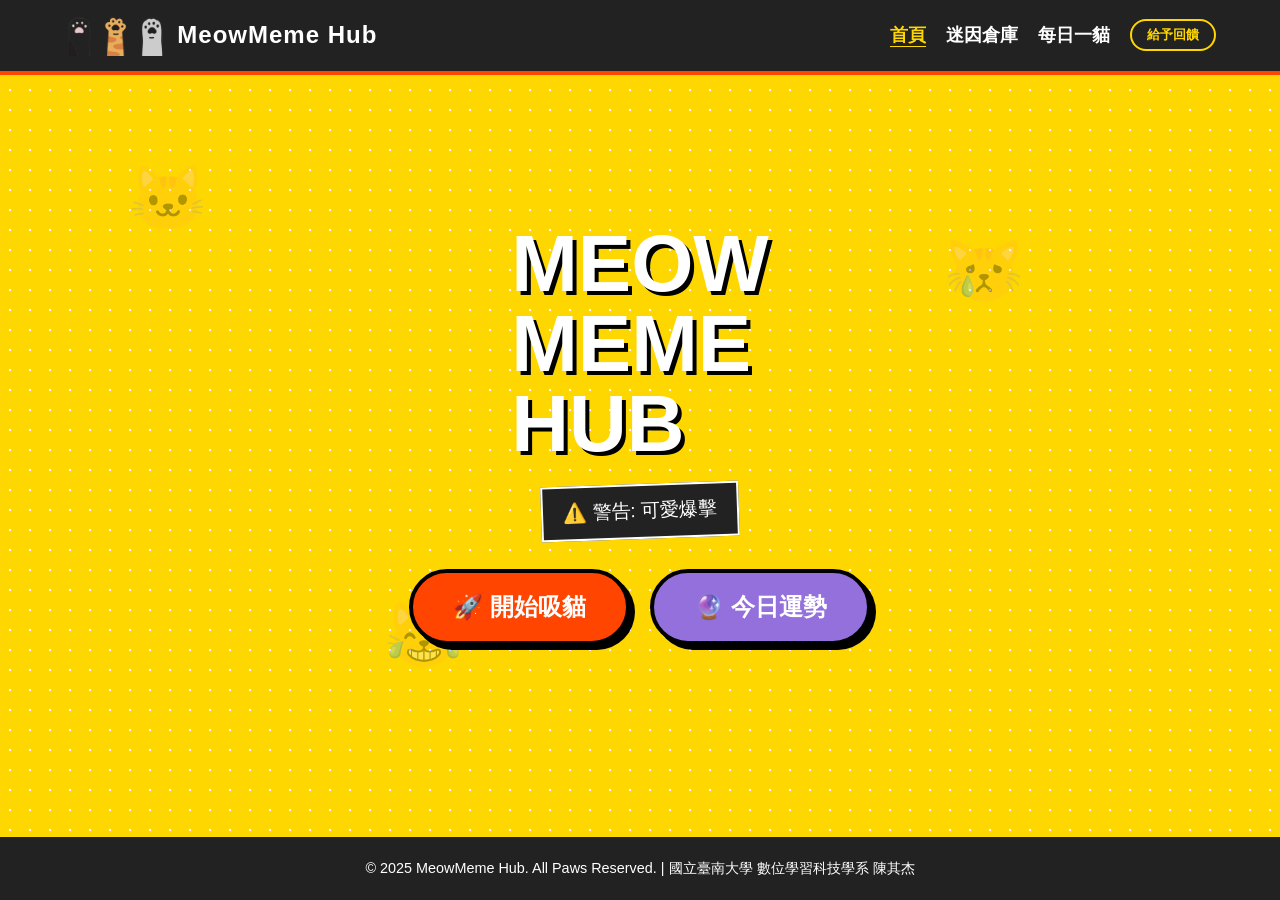
<file: index.html>
<!DOCTYPE html>
<html lang="zh-TW">

<head>
    <meta charset="UTF-8">
    <meta name="viewport" content="width=device-width, initial-scale=1.0">
    <title>MeowMeme Hub</title>
    <link rel="stylesheet" href="style.css?v=20261015-01">
</head>

<body>
    <nav role="navigation">
        <a href="index.html" class="logo">
            <img src="images/logo.png?v=20261004-1506" alt="Logo"> MeowMeme Hub
        </a>
        <div class="nav-links">
            <a href="index.html" class="nav-item active">首頁</a>
            <a href="gallery.html" class="nav-item">迷因倉庫</a>
            <a href="daily.html" class="nav-item">每日一貓</a>
            <button class="nav-feedback-btn" onclick="ModalManager.open('myModal')">給予回饋</button>
        </div>
    </nav>

    <main class="hero">
        <div class="bg-cat c1">🐱</div>
        <div class="bg-cat c2">😿</div>
        <div class="bg-cat c3">😹</div>

        <h1 class="neon-text">Meow<br>Meme<br>Hub</h1>
        <p class="tagline">⚠️ 警告: 可愛爆擊</p>

        <div style="display:flex; gap:20px; flex-wrap:wrap; justify-content:center;">
            <a href="gallery.html" class="btn-main">🚀 開始吸貓</a>
            <a href="daily.html" class="btn-main" style="background: #9370DB;">🔮 今日運勢</a>
        </div>
    </main>

    <footer>© 2025 MeowMeme Hub. All Paws Reserved. | 國立臺南大學 數位學習科技學系 陳其杰</footer>

    <div id="myModal" class="modal">
        <div class="modal-content">
            <button class="close-btn" onclick="ModalManager.close('myModal')">&times;</button>
            <h2>😼 網站回饋</h2>
            <form onsubmit="submitFeedback(event)">
                <textarea id="feedback-textarea" placeholder="在這裡輸入你的建議..." rows="4"
                    style="width: 100%; margin: 10px 0; padding: 5px;"></textarea>
                <button type="submit" class="btn-main" style="font-size: 1rem;">送出回饋</button>
            </form>
        </div>
    </div>

    <script src="script.js?v=20261015-01"></script>
</body>

</html>
</file>
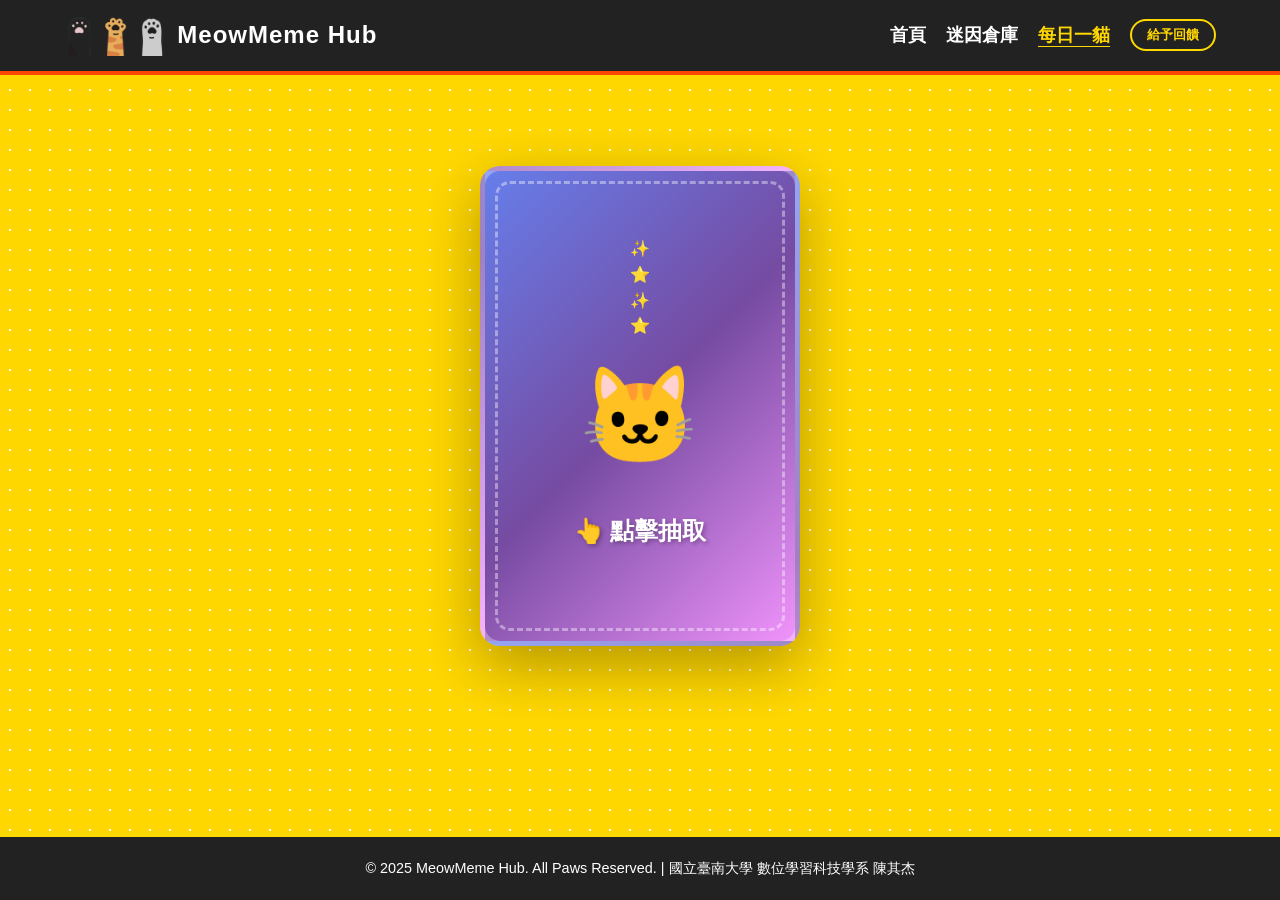
<file: daily.html>
<!DOCTYPE html>
<html lang="zh-TW">

<head>
    <meta charset="UTF-8">
    <meta name="viewport" content="width=device-width, initial-scale=1.0">
    <title>MeowMeme Hub</title>
    <link rel="stylesheet" href="style.css?v=20261015-01">
</head>

<body>
    <nav role="navigation">
        <a href="index.html" class="logo">
            <img src="images/logo.png?v=20261004-1506" alt="Logo"> MeowMeme Hub
        </a>
        <div class="nav-links">
            <a href="index.html" class="nav-item">首頁</a>
            <a href="gallery.html" class="nav-item">迷因倉庫</a>
            <a href="daily.html" class="nav-item active">每日一貓</a>
            <button class="nav-feedback-btn" onclick="ModalManager.open('myModal')">給予回饋</button>
        </div>
    </nav>

    <main class="daily-hero">
        <div class="card-stage">
            <div class="card-3d" id="daily-card" onclick="drawDailyCat()">
                <!-- Back -->
                <div class="card-side card-back">
                    <span class="sparkles">✨</span>
                    <span class="sparkles">⭐</span>
                    <span class="sparkles">✨</span>
                    <span class="sparkles">⭐</span>
                    <div class="mystery-icon">🐱</div>
                    <p class="tap-text">👆 點擊抽取</p>
                </div>
                <!-- Front -->
                <div class="card-side card-front">
                    <img id="daily-img" class="cat-image" alt="今日貓貓">
                    <div class="cat-details">
                        <h2 id="daily-name" class="cat-name">Loading...</h2>
                        <div id="daily-luck" class="luck-meter">✨ 運勢計算中...</div>
                        <p id="daily-desc" class="cat-message"></p>
                        <div class="card-footer">
                            <span id="daily-origin" class="origin-tag"></span>
                        </div>
                    </div>
                </div>
            </div>
        </div>

        <div class="action-panel" id="action-panel">
            <button class="action-btn primary" onclick="resetDailyCard()">🔄 再抽一次</button>
            <a href="gallery.html" class="action-btn secondary">📂 更多迷因</a>
            <a href="meme.html" id="meme-lab-link" class="action-btn secondary">🧪 製作梗圖</a>
        </div>
    </main>

    <footer>© 2025 MeowMeme Hub. All Paws Reserved. | 國立臺南大學 數位學習科技學系 陳其杰</footer>

    <!-- Feedback Modal -->
    <div id="myModal" class="modal">
        <div class="modal-content">
            <button class="close-btn" onclick="ModalManager.close('myModal')">&times;</button>
            <h2>😼 網站回饋</h2>
            <form onsubmit="submitFeedback(event)">
                <textarea id="feedback-textarea" placeholder="在這裡輸入你的建議..." rows="4"
                    style="width: 100%; margin: 10px 0; padding: 10px; border-radius: 8px; border: 2px solid #ddd;"></textarea>
                <button type="submit" class="btn-main" style="font-size: 1rem;">送出回饋</button>
            </form>
        </div>
    </div>

    <script src="script.js?v=20261015-01"></script>
    <script>
        // Daily Draw Page Logic
        let currentMemeId = null;

        function drawDailyCat() {
            const card = document.getElementById('daily-card');
            if (card.classList.contains('flipped')) return;

            const keys = Object.keys(memeData);
            const randomKey = keys[Math.floor(Math.random() * keys.length)];
            const data = memeData[randomKey];
            currentMemeId = randomKey;

            document.getElementById('daily-img').src = data.img;
            document.getElementById('daily-name').innerText = data.name;
            document.getElementById('daily-desc').innerText = data.desc;
            document.getElementById('daily-origin').innerText = `📍 ${data.origin} · ${data.year}`;
            document.getElementById('meme-lab-link').href = 'meme.html?meme=' + randomKey;

            const luckScore = Math.floor(Math.random() * 100) + 1;
            let luckText = '';
            if (luckScore >= 80) luckText = '🌟 超級幸運';
            else if (luckScore >= 60) luckText = '✨ 運勢不錯';
            else if (luckScore >= 40) luckText = '😺 普通日子';
            else luckText = '💪 需要加油';

            document.getElementById('daily-luck').innerText = `${luckText} ${luckScore}%`;

            card.classList.add('flipped');

            setTimeout(() => {
                document.getElementById('action-panel').classList.add('visible');
            }, 800);
        }

        function resetDailyCard() {
            const card = document.getElementById('daily-card');
            card.classList.remove('flipped');
            document.getElementById('action-panel').classList.remove('visible');
        }
    </script>
</body>

</html>
</file>
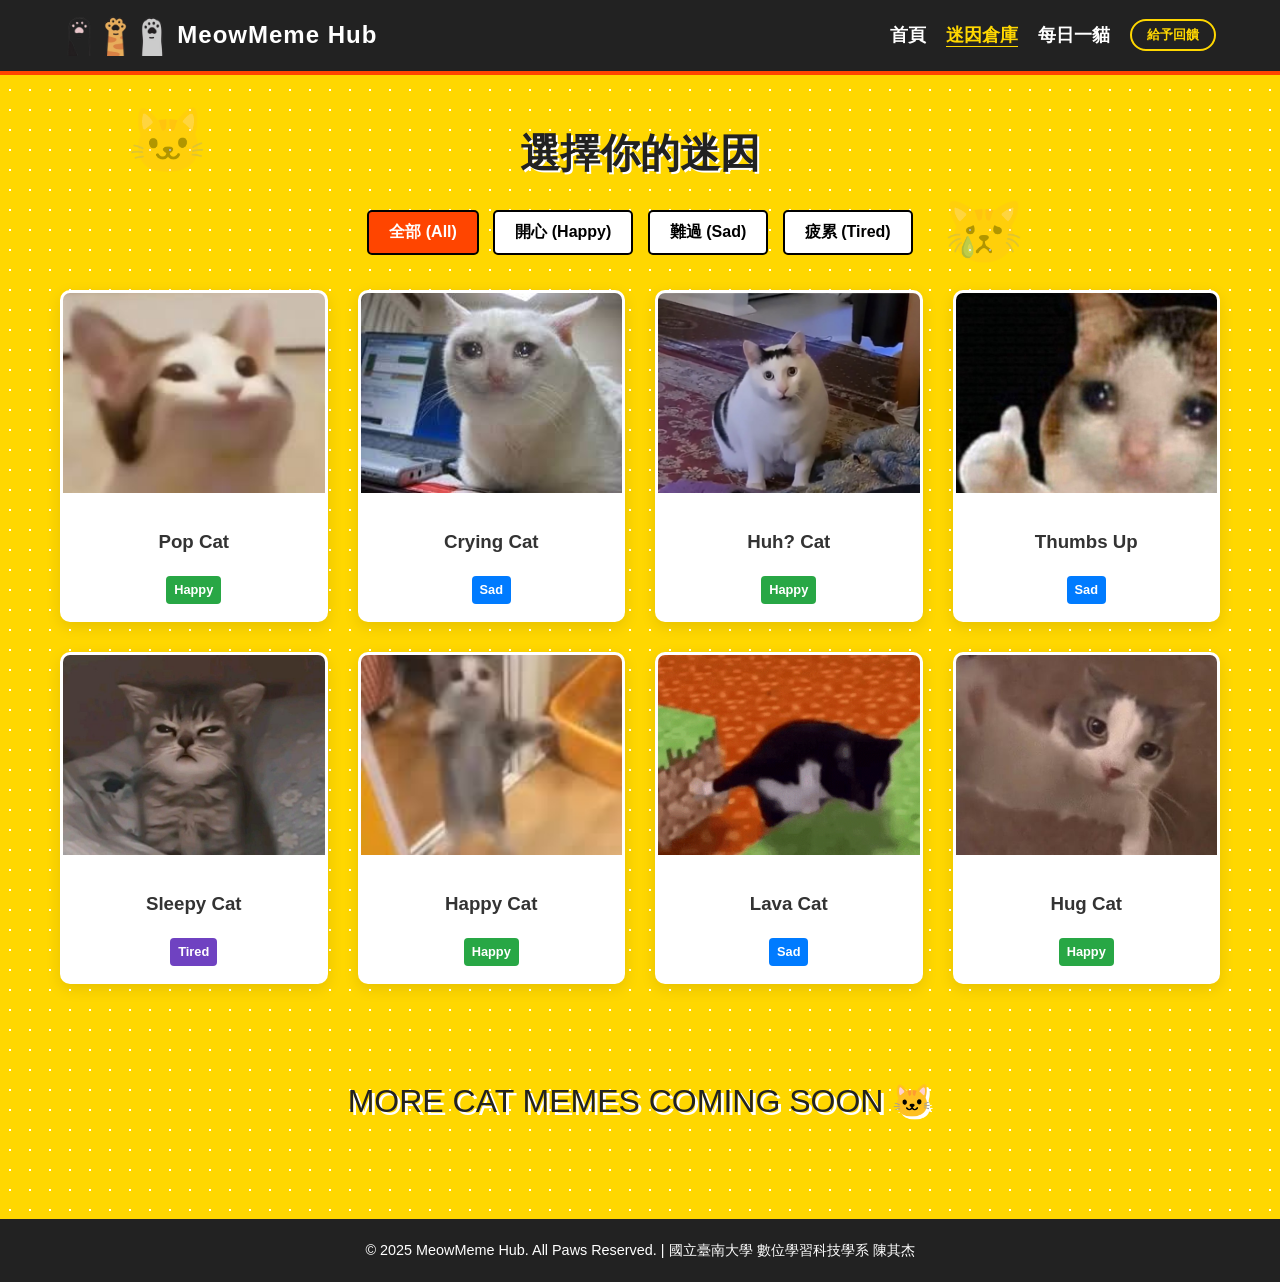
<file: gallery.html>
<!DOCTYPE html>
<html lang="zh-TW">

<head>
    <meta charset="UTF-8">
    <meta name="viewport" content="width=device-width, initial-scale=1.0">
    <title>MeowMeme Hub</title>
    <link rel="stylesheet" href="style.css?v=20261015-01">
</head>

<body>

    <nav role="navigation">
        <a href="index.html" class="logo">
            <img src="images/logo.png?v=20261004-1506" alt="Logo"> MeowMeme Hub
        </a>
        <div class="nav-links">
            <a href="index.html" class="nav-item">首頁</a>
            <a href="gallery.html" class="nav-item active">迷因倉庫</a>
            <a href="daily.html" class="nav-item">每日一貓</a>
            <button class="nav-feedback-btn" onclick="ModalManager.open('myModal')">給予回饋</button>
        </div>
    </nav>

    <main class="container" role="main">
        <div class="bg-cat c1">🐱</div>
        <div class="bg-cat c2">😿</div>
        <div class="bg-cat c3">😹</div>
        <header>
            <h1 class="page-title">選擇你的迷因</h1>
        </header>

        <div class="filter-bar" role="toolbar" aria-label="迷因分類篩選">
            <button class="filter-btn active" onclick="filterSelection('all', this)" aria-pressed="true"
                aria-label="顯示全部迷因">
                全部 (All)
            </button>
            <button class="filter-btn" onclick="filterSelection('happy', this)" aria-pressed="false"
                aria-label="顯示開心的迷因">
                開心 (Happy)
            </button>
            <button class="filter-btn" onclick="filterSelection('sad', this)" aria-pressed="false" aria-label="顯示難過的迷因">
                難過 (Sad)
            </button>
            <button class="filter-btn" onclick="filterSelection('tired', this)" aria-pressed="false"
                aria-label="顯示疲累的迷因">
                疲累 (Tired)
            </button>
        </div>

        <section class="gallery-grid" role="list" aria-label="迷因圖庫">
            <article class="card-link happy" onclick="showMemeDetail('popcat')" role="listitem">
                <div class="card">
                    <img src="images/pop-cat.jpg?v=20261004-1506" alt="Pop Cat 迷因圖片" loading="lazy">
                    <div class="card-info">
                        <h3>Pop Cat</h3>
                        <span class="tag">Happy</span>
                    </div>
                </div>
            </article>

            <article class="card-link sad" onclick="showMemeDetail('cryingcat')" role="listitem">
                <div class="card">
                    <img src="images/crying-cat.jpg?v=20261004-1506" alt="Crying Cat 迷因圖片" loading="lazy">
                    <div class="card-info">
                        <h3>Crying Cat</h3>
                        <span class="tag">Sad</span>
                    </div>
                </div>
            </article>

            <article class="card-link happy" onclick="showMemeDetail('huhcat')" role="listitem">
                <div class="card">
                    <img src="images/huh-cat.jpg?v=20261004-1506" alt="Huh Cat 迷因圖片" loading="lazy">
                    <div class="card-info">
                        <h3>Huh? Cat</h3>
                        <span class="tag">Happy</span>
                    </div>
                </div>
            </article>

            <article class="card-link sad" onclick="showMemeDetail('thumbsup')" role="listitem">
                <div class="card">
                    <img src="images/thumbs-up.jpg?v=20261004-1506" alt="Thumbs Up 迷因圖片" loading="lazy">
                    <div class="card-info">
                        <h3>Thumbs Up</h3>
                        <span class="tag">Sad</span>
                    </div>
                </div>
            </article>

            <article class="card-link tired" onclick="showMemeDetail('sleepycat')" role="listitem">
                <div class="card">
                    <img src="images/sleepy-cat.jpg?v=20261004-1506" alt="Sleepy Cat 迷因圖片" loading="lazy">
                    <div class="card-info">
                        <h3>Sleepy Cat</h3>
                        <span class="tag">Tired</span>
                    </div>
                </div>
            </article>

            <article class="card-link happy" onclick="showMemeDetail('happyjump')" role="listitem">
                <div class="card">
                    <img src="images/happy-cat.jpg?v=20261004-1506" alt="Happy Cat 迷因圖片" loading="lazy">
                    <div class="card-info">
                        <h3>Happy Cat</h3>
                        <span class="tag">Happy</span>
                    </div>
                </div>
            </article>

            <article class="card-link sad" onclick="showMemeDetail('lavacat')" role="listitem">
                <div class="card">
                    <img src="images/lava-cat.gif?v=20261004-1506" alt="Lava Cat 迷因圖片" loading="lazy">
                    <div class="card-info">
                        <h3>Lava Cat</h3>
                        <span class="tag">Sad</span>
                    </div>
                </div>
            </article>

            <article class="card-link happy" onclick="showMemeDetail('hugcat')" role="listitem">
                <div class="card">
                    <img src="images/hug-cat.jpg?v=20261004-1506" alt="Hug Cat 迷因圖片" loading="lazy">
                    <div class="card-info">
                        <h3>Hug Cat</h3>
                        <span class="tag">Happy</span>
                    </div>
                </div>
            </article>

        </section>

        <div class="coming-soon">
            <p>MORE CAT MEMES COMING SOON 🐱</p>
        </div>
    </main>

    <div id="memeDetailModal" class="modal" role="dialog" aria-labelledby="memeDetailTitle" aria-modal="true"
        aria-hidden="true">
        <div class="modal-content meme-detail-content">
            <button class="close-btn" onclick="ModalManager.close('memeDetailModal')" aria-label="關閉視窗">&times;</button>
            <div class="meme-detail-wrapper">
                <img id="memeDetailImg" alt="迷因詳細圖片" class="meme-detail-img">
                <div class="meme-detail-info">
                    <h2 id="memeDetailTitle"></h2>
                    <span id="memeDetailTag" class="tag"></span>
                    <p id="memeDetailDesc" class="meme-detail-desc"></p>
                    <div class="meme-detail-meta">
                        <p><strong>🌍 起源：</strong><span id="memeDetailOrigin"></span></p>
                        <p><strong>📅 流行年份：</strong><span id="memeDetailYear"></span></p>
                    </div>
                    <a id="memeDetailLink" href="#" target="_blank" rel="noopener noreferrer" class="external-btn">🔗
                        搜尋更多來源</a>
                    <a id="memeLabLink" href="meme.html" class="btn-lab">🧪 前往實驗室製作</a>
                </div>
            </div>
        </div>
    </div>

    <footer>© 2025 MeowMeme Hub. All Paws Reserved. | 國立臺南大學 數位學習科技學系 陳其杰</footer>

    <div id="myModal" class="modal">
        <div class="modal-content">
            <button class="close-btn" onclick="ModalManager.close('myModal')">&times;</button>
            <h2>😼 網站回饋</h2>
            <form onsubmit="submitFeedback(event)">
                <textarea id="feedback-textarea" placeholder="在這裡輸入你的建議..." rows="4"
                    style="width: 100%; margin: 10px 0; padding: 5px;"></textarea>
                <button type="submit" class="btn-main" style="font-size: 1rem;">送出回饋</button>
            </form>
        </div>
    </div>

    <script src="script.js?v=20261015-01"></script>
</body>

</html>
</file>
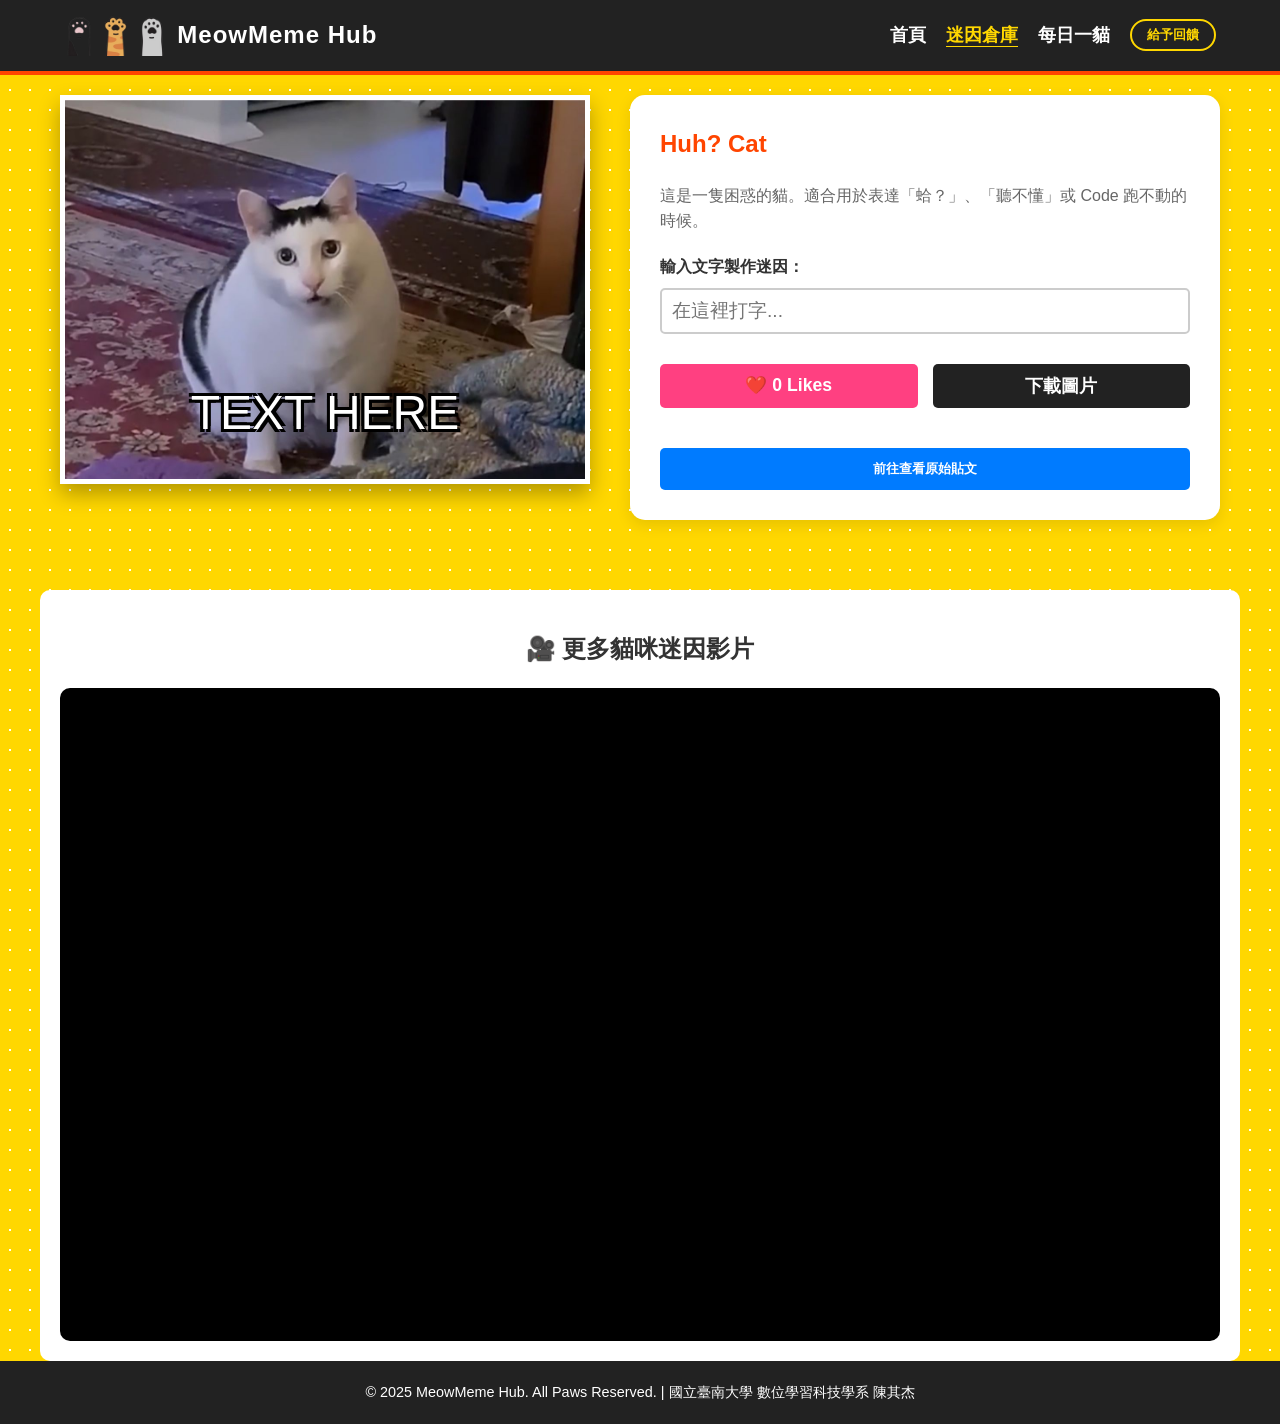
<file: meme.html>
<!DOCTYPE html>
<html lang="zh-TW">

<head>
    <meta charset="UTF-8">
    <meta name="viewport" content="width=device-width, initial-scale=1.0">
    <title>MeowMeme Hub</title>
    <link rel="stylesheet" href="style.css?v=20261015-01">
</head>

<body>

    <nav role="navigation">
        <a href="index.html" class="logo">
            <img src="images/logo.png?v=20261004-1506" alt="Logo"> MeowMeme Hub
        </a>
        <div class="nav-links">
            <a href="index.html" class="nav-item">首頁</a>
            <a href="gallery.html" class="nav-item active">迷因倉庫</a>
            <a href="daily.html" class="nav-item">每日一貓</a>
            <button class="nav-feedback-btn" onclick="ModalManager.open('myModal')">給予回饋</button>
        </div>
    </nav>

    <main class="container flex-container" role="main">
        <section class="image-area" aria-label="迷因預覽區">
            <div class="img-wrapper">
                <img id="lab-meme-img" src="images/huh-cat.jpg?v=20261004-1506" class="meme-target" alt="當前選擇的迷因圖片" loading="eager">
                <div id="meme-text-overlay" aria-live="polite">TEXT HERE</div>
            </div>
        </section>

        <section class="controls-area" aria-label="迷因編輯控制區">
            <h1 id="lab-meme-name">Huh? Cat</h1>
            <p id="lab-meme-desc" class="desc">這是一隻困惑的貓。適合用於表達「蛤？」、「聽不懂」或 Code 跑不動的時候。</p>

            <div class="input-group">
                <label for="meme-input">輸入文字製作迷因：</label>
                <input type="text" id="meme-input" placeholder="在這裡打字..." oninput="updateMemeText()"
                    aria-describedby="meme-input-help">
                <small id="meme-input-help" class="sr-only">輸入的文字會即時顯示在圖片上</small>
            </div>

            <div class="interaction-box">
                <button class="like-btn" onclick="MemeLab.addLike()" aria-label="為這個迷因按讚">
                    ❤️ <span id="like-count">0</span> Likes
                </button>
                <button class="download-btn" onclick="MemeLab.downloadMeme()" aria-label="下載迷因圖片">
                    下載圖片
                </button>
            </div>

            <br>

            <button id="lab-source-btn" class="external-btn" onclick="openSourceLink()" aria-label="在新視窗開啟原始貼文">
                前往查看原始貼文
            </button>
        </section>
    </main>

    <section class="container video-section" aria-label="更多貓咪迷因影片">
        <h2>🎥 更多貓咪迷因影片</h2>
        <div class="video-container">
            <iframe width="560" height="315" src="https://www.youtube.com/embed/asYwVDWhAYc" title="更多貓咪迷因影片"
                frameborder="0"
                allow="accelerometer; autoplay; clipboard-write; encrypted-media; gyroscope; picture-in-picture; web-share"
                allowfullscreen loading="lazy"></iframe>
        </div>
    </section>

    <footer>© 2025 MeowMeme Hub. All Paws Reserved. | 國立臺南大學 數位學習科技學系 陳其杰</footer>

    <div id="myModal" class="modal" role="dialog" aria-labelledby="feedbackTitle" aria-modal="true" aria-hidden="true">
        <div class="modal-content">
            <button class="close-btn" onclick="ModalManager.close('myModal')" aria-label="關閉回饋表單">&times;</button>
            <h2 id="feedbackTitle">😼 網站回饋</h2>
            <p>這隻貓可愛嗎?請告訴我們你的想法!</p>
            <form onsubmit="submitFeedback(event)">
                <label for="feedback-textarea" class="sr-only">回饋內容</label>
                <textarea id="feedback-textarea" placeholder="在這裡輸入你的建議..." rows="4"
                    style="width: 100%; margin: 10px 0; padding: 5px;" aria-required="true"></textarea>
                <button type="submit" class="btn-main" style="font-size: 1rem;">送出回饋</button>
            </form>
        </div>
    </div>

    <script src="script.js?v=20261015-01"></script>
</body>

</html>
</file>
<file: style.css>
/* MeowMeme Hub - Optimized Stylesheet */

/* 1. Global Variables & Base */
:root {
    --primary-color: #FFD700;
    --accent-color: #FF4500;
    --bg-dark: #222;
    --text-light: #fff;
    --font-main: 'Segoe UI', Tahoma, Geneva, Verdana, sans-serif;
    --font-meme: 'Impact', sans-serif;
}

* {
    box-sizing: border-box;
}

body {
    margin: 0;
    font-family: var(--font-main);
    background-color: var(--primary-color);
    background-image: radial-gradient(#fff 10%, transparent 10%);
    background-size: 20px 20px;
    color: #333;
    overflow-x: hidden;
    line-height: 1.6;
    display: flex;
    flex-direction: column;
    min-height: 100vh;
}

.sr-only {
    position: absolute;
    width: 1px;
    height: 1px;
    padding: 0;
    margin: -1px;
    overflow: hidden;
    clip: rect(0, 0, 0, 0);
    white-space: nowrap;
    border-width: 0;
}

/* 2. Navigation */
nav {
    background: var(--bg-dark);
    padding: 0.8rem 5%;
    position: sticky;
    top: 0;
    z-index: 1000;
    border-bottom: 4px solid var(--accent-color);
    display: flex;
    justify-content: space-between;
    align-items: center;
}

.logo {
    display: flex;
    align-items: center;
    gap: 10px;
    text-decoration: none;
    color: var(--text-light);
    font-size: 1.5rem;
    font-weight: 900;
    font-family: var(--font-meme);
    letter-spacing: 1px;
    transition: transform 0.3s;
}

.logo:hover {
    transform: scale(1.05);
    color: var(--primary-color);
}

.logo img {
    height: 45px;
    width: auto;
    border-radius: 5px;
    padding: 2px;
}

.nav-links {
    display: flex;
    align-items: center;
    gap: 20px;
}

.nav-item {
    color: var(--text-light);
    text-decoration: none;
    font-size: 1.1rem;
    font-weight: bold;
    transition: color 0.3s ease;
}

.nav-item:hover,
.nav-item.active {
    color: var(--primary-color);
    text-decoration: underline;
    text-underline-offset: 5px;
}

.nav-feedback-btn {
    background: transparent;
    border: 2px solid var(--primary-color);
    color: var(--primary-color);
    padding: 5px 15px;
    border-radius: 20px;
    font-weight: bold;
    cursor: pointer;
    transition: 0.3s;
}

.nav-feedback-btn:hover {
    background: var(--primary-color);
    color: black;
}

/* 3. Footer */
footer {
    text-align: center;
    padding: 20px;
    background: var(--bg-dark);
    color: var(--text-light);
    font-size: 0.9rem;
    margin-top: auto;
    width: 100%;
}

/* 4. Homepage Hero */
.hero {
    min-height: 80vh;
    display: flex;
    flex-direction: column;
    justify-content: center;
    align-items: center;
    position: relative;
    padding: 2rem;
}

.neon-text {
    font-size: 5rem;
    margin: 0;
    color: white;
    text-transform: uppercase;
    line-height: 1;
    text-shadow: 4px 4px 0 #000;
    animation: bounce 2s infinite;
}

.tagline {
    background: var(--bg-dark);
    color: var(--text-light);
    padding: 10px 20px;
    font-size: 1.2rem;
    transform: rotate(-2deg);
    border: 2px solid white;
    margin: 20px 0;
}

.btn-main {
    margin-top: 10px;
    padding: 15px 40px;
    font-size: 1.5rem;
    background: var(--accent-color);
    color: white;
    text-decoration: none;
    border: 4px solid black;
    border-radius: 50px;
    font-weight: bold;
    transition: transform 0.2s ease, box-shadow 0.2s ease;
    box-shadow: 5px 5px 0px black;
    cursor: pointer;
    display: inline-block;
}

.btn-main:hover,
.btn-main:focus {
    transform: translate(2px, 2px);
    box-shadow: 2px 2px 0px black;
    outline: 2px solid white;
    outline-offset: 4px;
}

/* 5. Gallery */
.container {
    max-width: 1200px;
    margin: 0 auto;
    padding: 20px;
    flex: 1;
    width: 100%;
}

.page-title {
    text-align: center;
    font-size: 2.5rem;
    margin-bottom: 20px;
    color: var(--bg-dark);
    text-shadow: 2px 2px 0px white;
}

.filter-bar {
    text-align: center;
    margin-bottom: 30px;
}

.filter-btn {
    padding: 10px 20px;
    margin: 5px;
    cursor: pointer;
    border: 2px solid #000;
    background: white;
    font-weight: bold;
    font-size: 1rem;
    transition: all 0.3s ease;
    border-radius: 5px;
}

.filter-btn:hover,
.filter-btn:focus {
    background: var(--accent-color);
    color: white;
    transform: translateY(-2px);
}

.filter-btn.active {
    background: var(--accent-color);
    color: white;
}

.gallery-grid {
    display: grid;
    grid-template-columns: repeat(auto-fit, minmax(250px, 1fr));
    gap: 30px;
}

.card {
    background: white;
    border-radius: 10px;
    overflow: hidden;
    box-shadow: 0 5px 15px rgba(0, 0, 0, 0.1);
    transition: transform 0.3s ease, border-color 0.3s ease;
    border: 3px solid transparent;
}

.card:hover {
    transform: translateY(-10px) rotate(1deg);
    border-color: var(--primary-color);
}

.card img {
    width: 100%;
    height: 200px;
    object-fit: cover;
    display: block;
}

.card-info {
    padding: 15px;
    text-align: center;
}

.card-link {
    text-decoration: none;
    color: inherit;
    display: block;
    cursor: pointer;
    transition: opacity 0.3s ease;
}

.card-link:focus {
    outline: 3px solid var(--accent-color);
    outline-offset: 5px;
}

.tag {
    display: inline-block;
    padding: 4px 8px;
    border-radius: 4px;
    font-size: 0.8rem;
    font-weight: bold;
    color: white;
    background-color: #555;
}

.card-link.happy .tag {
    background-color: #28a745;
}

.card-link.sad .tag {
    background-color: #007bff;
}

.card-link.tired .tag {
    background-color: #6f42c1;
}

/* 6. Daily Draw */
.daily-hero {
    min-height: calc(100vh - 150px);
    display: flex;
    flex-direction: column;
    align-items: center;
    justify-content: center;
    padding: 40px 20px;
    text-align: center;
}

.card-stage {
    perspective: 1500px;
    margin-bottom: 30px;
}

.card-3d {
    width: 320px;
    height: 480px;
    position: relative;
    transform-style: preserve-3d;
    transition: transform 1s cubic-bezier(0.4, 0, 0.2, 1);
    cursor: pointer;
}

.card-3d:hover:not(.flipped) {
    transform: rotateY(15deg) scale(1.02);
}

.card-3d.flipped {
    transform: rotateY(180deg);
    cursor: default;
}

.card-side {
    position: absolute;
    width: 100%;
    height: 100%;
    backface-visibility: hidden;
    border-radius: 20px;
    box-shadow: 0 20px 60px rgba(0, 0, 0, 0.3);
    overflow: hidden;
}

.card-back {
    background: linear-gradient(135deg, #667eea 0%, #764ba2 50%, #f093fb 100%);
    display: flex;
    flex-direction: column;
    align-items: center;
    justify-content: center;
    border: 5px solid rgba(255, 255, 255, 0.3);
}

.card-back::before {
    content: '';
    position: absolute;
    inset: 10px;
    border: 3px dashed rgba(255, 255, 255, 0.4);
    border-radius: 15px;
}

.card-back .mystery-icon {
    font-size: 6rem;
    animation: float-bounce 2s ease-in-out infinite;
}

.card-back .tap-text {
    color: white;
    font-size: 1.5rem;
    font-weight: bold;
    margin-top: 20px;
    text-shadow: 2px 2px 4px rgba(0, 0, 0, 0.3);
}

.card-front {
    background: white;
    transform: rotateY(180deg);
    display: flex;
    flex-direction: column;
}

.card-front .cat-image {
    width: 100%;
    height: 220px;
    object-fit: cover;
}

.card-front .cat-details {
    padding: 20px;
    flex: 1;
    display: flex;
    flex-direction: column;
}

.card-front .cat-name {
    font-size: 1.6rem;
    color: #333;
    margin: 0 0 10px;
    font-weight: bold;
}

.card-front .luck-meter {
    background: linear-gradient(90deg, #ff6b6b, #feca57, #48dbfb, #1dd1a1);
    color: white;
    padding: 8px 15px;
    border-radius: 25px;
    font-weight: bold;
    font-size: 1rem;
    display: inline-block;
    margin-bottom: 15px;
}

.card-front .cat-message {
    font-size: 0.95rem;
    color: #666;
    line-height: 1.5;
    flex: 1;
}

.card-front .card-footer {
    border-top: 1px solid #eee;
    padding-top: 15px;
    margin-top: auto;
}

.card-front .origin-tag {
    font-size: 0.85rem;
    color: #999;
}

.action-panel {
    display: flex;
    gap: 15px;
    flex-wrap: wrap;
    justify-content: center;
    opacity: 0;
    transform: translateY(20px);
    transition: all 0.5s ease;
    pointer-events: none;
}

.action-panel.visible {
    opacity: 1;
    transform: translateY(0);
    pointer-events: auto;
}

.action-btn {
    padding: 12px 25px;
    font-size: 1.1rem;
    border: 3px solid #333;
    border-radius: 30px;
    font-weight: bold;
    cursor: pointer;
    transition: all 0.3s;
    text-decoration: none;
}

.action-btn.primary {
    background: var(--accent-color);
    color: white;
}

.action-btn.secondary {
    background: white;
    color: #333;
}

.action-btn:hover {
    transform: translateY(-3px);
    box-shadow: 0 5px 15px rgba(0, 0, 0, 0.2);
}

/* 7. Meme Lab */
.flex-container {
    display: flex;
    gap: 40px;
    align-items: flex-start;
}

.image-area {
    flex: 1;
    position: relative;
}

.img-wrapper {
    position: relative;
    display: inline-block;
    width: 100%;
    border: 5px solid white;
    box-shadow: 0 10px 20px rgba(0, 0, 0, 0.3);
    background: #000;
}

.meme-target {
    width: 100%;
    display: block;
}

#meme-text-overlay {
    position: absolute;
    bottom: 10%;
    left: 50%;
    transform: translateX(-50%);
    font-family: var(--font-meme);
    font-size: 3rem;
    color: white;
    text-shadow: 3px 3px 0 #000, -3px -3px 0 #000, 3px -3px 0 #000, -3px 3px 0 #000;
    text-align: center;
    width: 90%;
    pointer-events: none;
    word-wrap: break-word;
    line-height: 1.2;
}

.controls-area {
    flex: 1;
    background: white;
    padding: 30px;
    border-radius: 15px;
    box-shadow: 0 5px 15px rgba(0, 0, 0, 0.1);
}

.controls-area h1 {
    margin-top: 0;
    color: var(--accent-color);
}

.desc {
    color: #666;
    line-height: 1.6;
    margin-bottom: 20px;
}

.input-group {
    margin-bottom: 20px;
}

.input-group label {
    display: block;
    margin-bottom: 8px;
    font-weight: bold;
    color: #333;
}

.input-group input {
    width: 100%;
    padding: 10px;
    font-size: 1.2rem;
    border: 2px solid #ccc;
    border-radius: 5px;
    transition: border-color 0.3s ease;
}

.input-group input:focus {
    outline: none;
    border-color: var(--accent-color);
}

.interaction-box {
    margin-top: 30px;
    display: flex;
    gap: 15px;
    flex-wrap: wrap;
}

.like-btn,
.download-btn {
    padding: 10px 20px;
    font-size: 1.1rem;
    cursor: pointer;
    border: none;
    border-radius: 5px;
    font-weight: bold;
    color: white;
    transition: transform 0.2s ease, opacity 0.2s ease;
    flex: 1;
    min-width: 150px;
}

.like-btn {
    background: #ff4081;
}

.download-btn {
    background: #222;
}

.like-btn:hover,
.download-btn:hover {
    opacity: 0.9;
    transform: translateY(-2px);
}

.like-btn:active,
.download-btn:active {
    transform: scale(0.95);
}

/* 8. External Link & Video */
.external-btn {
    display: block;
    width: 100%;
    margin-top: 15px;
    padding: 12px;
    background-color: #007bff;
    color: white;
    border: none;
    border-radius: 5px;
    font-weight: bold;
    cursor: pointer;
    transition: background-color 0.3s ease, transform 0.2s ease;
    text-align: center;
    text-decoration: none;
}

.external-btn:hover {
    background-color: #0056b3;
    transform: translateY(-2px);
}

.video-section {
    margin-top: 50px;
    text-align: center;
    background: white;
    padding: 20px;
    border-radius: 10px;
}

.video-container {
    position: relative;
    padding-bottom: 56.25%;
    height: 0;
    overflow: hidden;
    max-width: 100%;
    background: #000;
    border-radius: 10px;
}

.video-container iframe {
    position: absolute;
    top: 0;
    left: 0;
    width: 100%;
    height: 100%;
}

/* 9. Modal */
.modal {
    display: none;
    position: fixed;
    z-index: 2000;
    left: 0;
    top: 0;
    width: 100%;
    height: 100%;
    background-color: rgba(0, 0, 0, 0.7);
    animation: fadeIn 0.3s ease;
    overflow-y: auto;
}

.modal-content {
    background-color: #fff;
    margin: 5% auto;
    padding: 30px;
    border: 5px solid var(--primary-color);
    width: 90%;
    max-width: 500px;
    border-radius: 15px;
    position: relative;
    text-align: center;
    box-shadow: 0 0 20px rgba(255, 215, 0, 0.5);
}

.close-btn {
    color: #aaa;
    position: absolute;
    top: 10px;
    right: 15px;
    font-size: 28px;
    font-weight: bold;
    cursor: pointer;
    background: none;
    border: none;
    transition: color 0.3s ease;
    padding: 5px 10px;
}

.close-btn:hover {
    color: #000;
    outline: 2px solid var(--accent-color);
}

.meme-detail-content {
    max-width: 700px;
    max-height: 90vh;
    overflow-y: auto;
}

.meme-detail-wrapper {
    display: flex;
    gap: 20px;
    align-items: flex-start;
    text-align: left;
}

.meme-detail-img {
    width: 180px;
    height: 180px;
    object-fit: cover;
    border-radius: 10px;
    border: 3px solid var(--primary-color);
    flex-shrink: 0;
}

.meme-detail-info {
    flex: 1;
    min-width: 0;
}

.meme-detail-info h2 {
    margin: 0 0 10px 0;
    color: var(--accent-color);
    font-size: 1.5rem;
}

.meme-detail-info .tag {
    background: var(--accent-color);
    color: white;
    padding: 5px 15px;
    border-radius: 20px;
    font-size: 0.85rem;
    font-weight: bold;
    margin-bottom: 12px;
}

.meme-detail-desc {
    color: #555;
    line-height: 1.5;
    margin-bottom: 12px;
    font-size: 0.95rem;
}

.meme-detail-meta {
    background: #f9f9f9;
    padding: 10px 12px;
    border-radius: 8px;
    margin-bottom: 12px;
}

.btn-lab {
    display: block;
    width: 100%;
    margin-top: 8px;
    padding: 10px;
    background-color: var(--accent-color);
    color: white;
    border: none;
    border-radius: 5px;
    font-weight: bold;
    text-align: center;
    text-decoration: none;
    cursor: pointer;
    transition: background-color 0.3s ease, transform 0.2s ease;
}

.btn-lab:hover {
    background-color: #e03e00;
    transform: scale(1.02);
}

/* 10. Utils & Animation */
.coming-soon {
    text-align: center;
    font-size: 2rem;
    margin-top: 40px;
    padding: 20px 20px;
    margin-bottom: 20px;
    color: var(--bg-dark);
    text-shadow: 3px 3px 0px white;
}


.image-load-failed {
    display: none !important;
}

.img-placeholder {
    width: 100%;
    height: 200px;
    display: flex;
    flex-direction: column;
    align-items: center;
    justify-content: center;
    background: #f0f0f0;
    font-size: 1rem;
    color: #999;
    border-radius: 10px;
}

@keyframes bounce {

    0%,
    100% {
        transform: translateY(0);
    }

    50% {
        transform: translateY(-20px);
    }
}

@keyframes float {
    0% {
        transform: translate(0, 0) rotate(0deg);
    }

    50% {
        transform: translate(20px, -20px) rotate(10deg);
    }

    100% {
        transform: translate(0, 0) rotate(0deg);
    }
}

@keyframes float-bounce {

    0%,
    100% {
        transform: translateY(0);
    }

    50% {
        transform: translateY(-15px);
    }
}

@keyframes sparkle {

    0%,
    100% {
        opacity: 0.3;
        transform: scale(0.8);
    }

    50% {
        opacity: 1;
        transform: scale(1.2);
    }
}

@keyframes fadeIn {
    from {
        opacity: 0;
    }

    to {
        opacity: 1;
    }
}

.bg-cat {
    position: absolute;
    font-size: 4rem;
    opacity: 0.3;
    animation: float 6s infinite ease-in-out;
    z-index: -1;
    user-select: none;
}

.c1 {
    top: 10%;
    left: 10%;
    animation-delay: 0s;
}

.c2 {
    top: 20%;
    right: 20%;
    animation-delay: 2s;
}

.c3 {
    bottom: 15%;
    left: 30%;
    animation-delay: 4s;
}

/* 11. Responsive */
@media (max-width: 768px) {
    nav {
        flex-direction: column;
        gap: 15px;
    }

    .nav-links {
        flex-wrap: wrap;
        justify-content: center;
    }

    .neon-text {
        font-size: 3rem;
    }

    .btn-main {
        font-size: 1.5rem;
        width: 80%;
    }

    .flex-container {
        flex-direction: column;
    }

    #meme-text-overlay {
        font-size: 2rem;
    }


    .meme-detail-wrapper {
        flex-direction: column;
        align-items: center;
        text-align: center;
    }

    .meme-detail-img {
        width: 150px;
        height: 150px;
    }

    .meme-detail-content {
        margin: 10% auto;
    }
}

@media (max-width: 480px) {
    .neon-text {
        font-size: 2rem;
    }

    .page-title {
        font-size: 1.8rem;
    }

    .gallery-grid {
        grid-template-columns: 1fr;
    }

    #meme-text-overlay {
        font-size: 1.5rem;
    }
}

@media print {

    nav,
    .interaction-box,
    .external-btn,
    .btn-lab,
    .nav-feedback-btn {
        display: none;
    }

    .modal {
        display: none !important;
    }

    body {
        background: white;
    }
}
</file>
